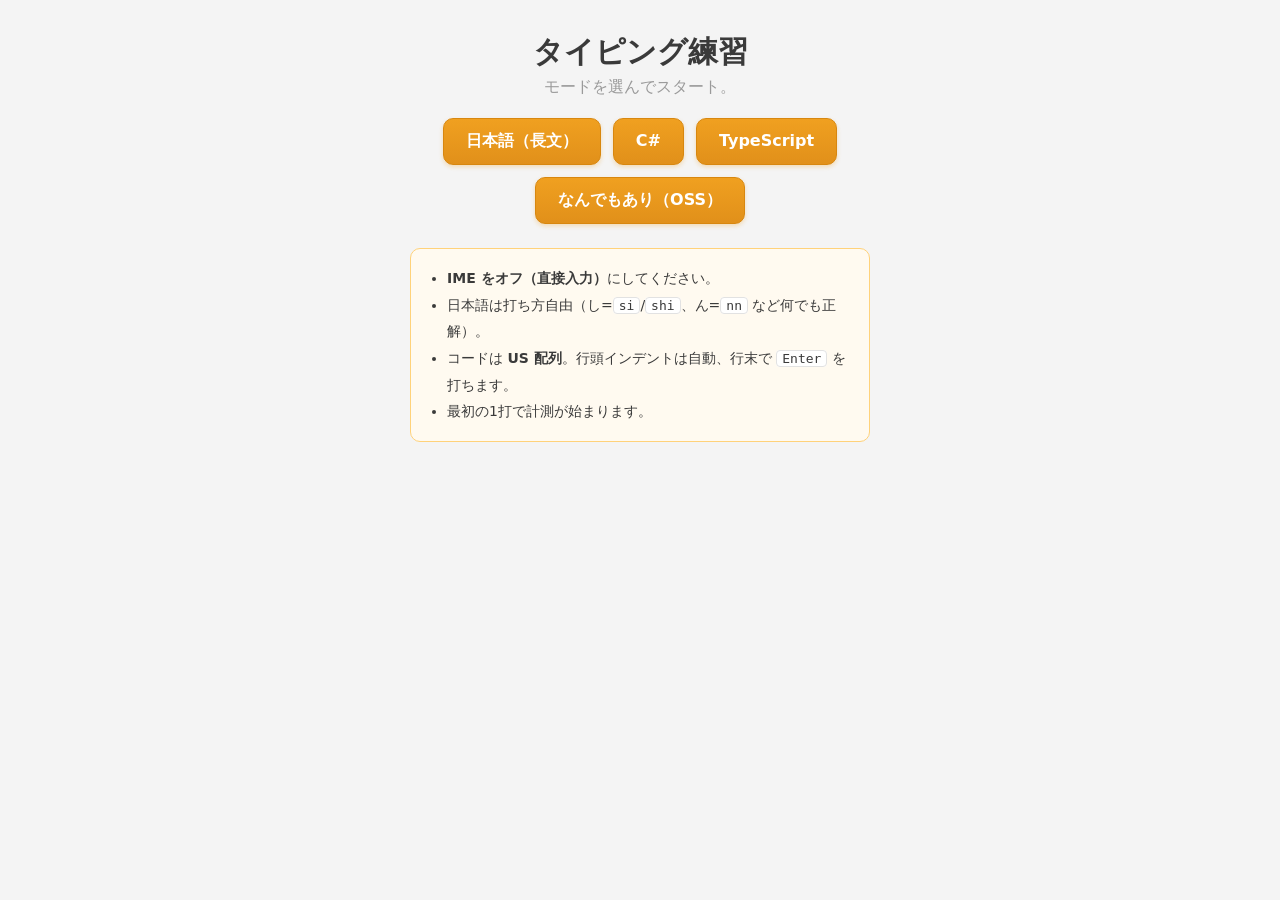
<file: index.html>
<!DOCTYPE html>
<html lang="ja">
<head>
  <meta charset="UTF-8">
  <meta name="viewport" content="width=device-width, initial-scale=1.0">
  <title>ee-typing</title>
  <link rel="stylesheet" href="css/styles.css">
</head>
<body>
  <main class="stage">
    <section class="screen is-active">
      <h1 class="start-title">タイピング練習</h1>
      <p class="start-lead">モードを選んでスタート。</p>
      <div class="mode-select">
        <a class="btn-mode" href="japanese/">日本語（長文）</a>
        <a class="btn-mode" href="program/c-sharp/">C#</a>
        <a class="btn-mode" href="program/typescript/">TypeScript</a>
        <a class="btn-mode" href="program/any/">なんでもあり（OSS）</a>
      </div>
      <ul class="start-notes">
        <li><strong>IME をオフ（直接入力）</strong>にしてください。</li>
        <li>日本語は打ち方自由（し=<code>si</code>/<code>shi</code>、ん=<code>nn</code> など何でも正解）。</li>
        <li>コードは <strong>US 配列</strong>。行頭インデントは自動、行末で <code>Enter</code> を打ちます。</li>
        <li>最初の1打で計測が始まります。</li>
      </ul>
    </section>
  </main>
</body>
</html>
</file>
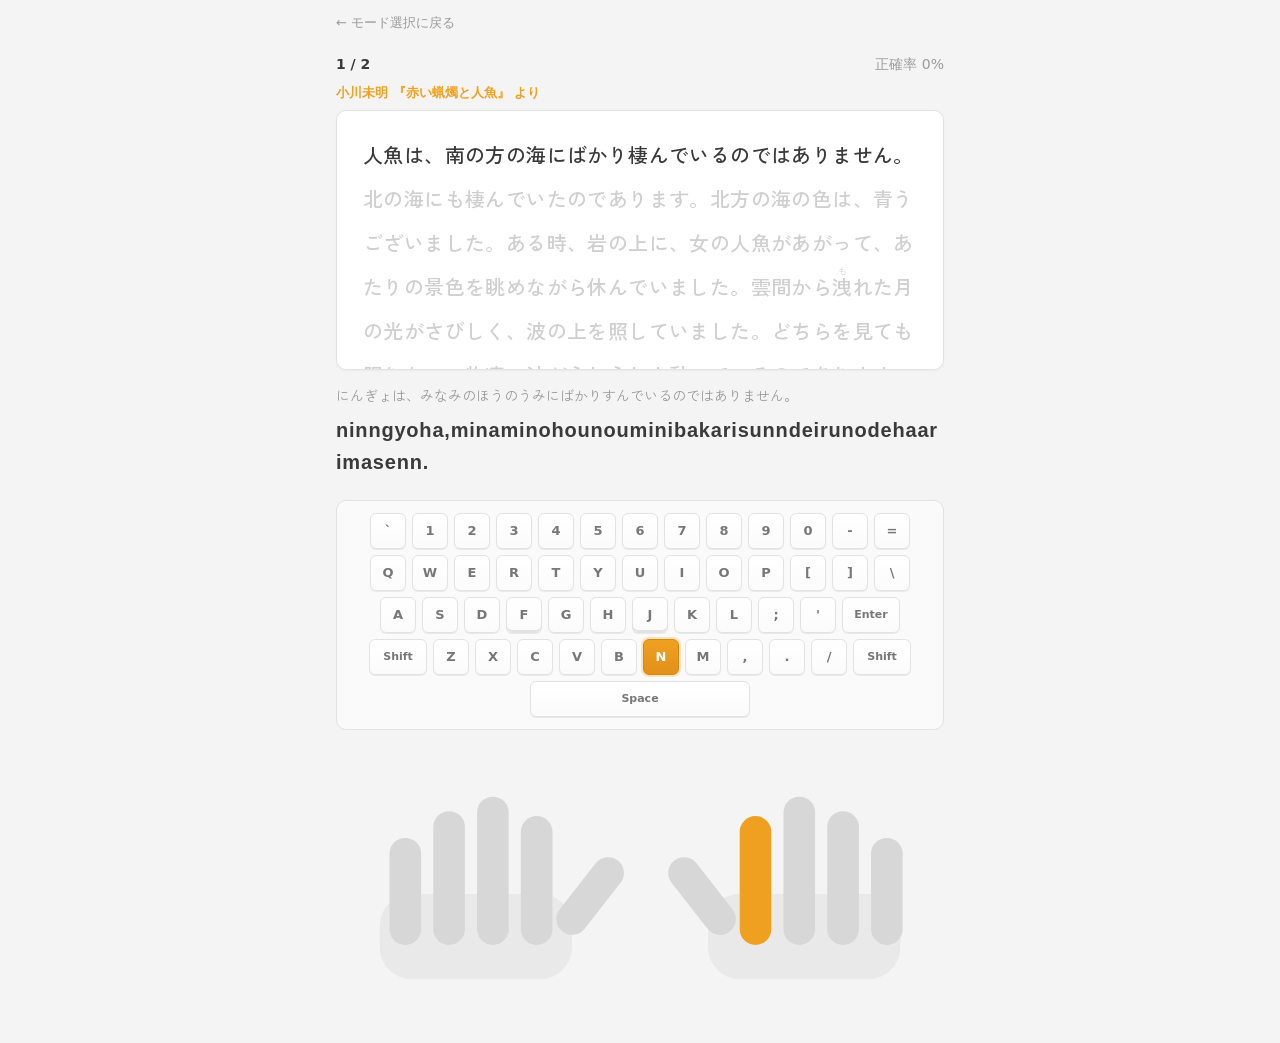
<file: japanese/index.html>
<!DOCTYPE html>
<html lang="ja">
<head>
  <meta charset="UTF-8">
  <meta name="viewport" content="width=device-width, initial-scale=1.0">
  <title>ee-typing — 日本語（長文）</title>
  <link rel="preconnect" href="https://fonts.googleapis.com">
  <link rel="preconnect" href="https://fonts.gstatic.com" crossorigin>
  <link rel="stylesheet" href="https://fonts.googleapis.com/css2?family=Zen+Kaku+Gothic+New:wght@400;500;700&display=swap">
  <link rel="stylesheet" href="../css/styles.css">
</head>
<body data-mode="romaji">
  <!-- ミス時の明転（白フラッシュ）用オーバーレイ -->
  <div id="flash" class="flash-overlay" aria-hidden="true"></div>

  <header class="site-header">
    <a class="site-home" href="../">← モード選択に戻る</a>
  </header>

  <main class="stage">
    <!-- ===== プレイ画面 ===== -->
    <section id="screen-play" class="screen is-active">
      <div class="play-bar">
        <span id="progress" class="progress">1 / 5</span>
        <span id="live-acc" class="live-acc">正確率 100%</span>
      </div>

      <!-- お題パネル（日本語ローマ字）。出典→本文枠→入力中の文 の3段で分離 -->
      <div id="jp-section">
        <p id="source" class="source"></p>
        <section id="board" class="board" aria-label="本文">
          <p id="display" class="display"></p>
        </section>
        <div class="typing-line" aria-label="入力中の文">
          <p id="reading" class="reading"></p>
          <p id="romaji" class="romaji">
            <span class="typed" id="romaji-typed"></span><span class="rest" id="romaji-rest"></span>
          </p>
        </div>
      </div>

      <!-- コードパネル（プログラミングモード） -->
      <section id="code-section" class="code-wrap" aria-label="コード" hidden>
        <p id="code-title" class="code-title"></p>
        <pre class="code-view"><code class="typed" id="code-typed"></code><code class="cursor" id="code-cursor"></code><code class="rest" id="code-rest"></code></pre>
      </section>

      <!-- キーボード -->
      <section class="keyboard-wrap" aria-label="キーボード">
        <div id="keyboard" class="keyboard"></div>
      </section>

      <!-- 両手 -->
      <section class="hands-wrap" aria-label="両手">
        <div id="hands"></div>
      </section>
    </section>

    <!-- ===== 結果画面 ===== -->
    <section id="screen-result" class="screen">
      <h2 class="result-title">結果</h2>
      <p id="result-lang" class="result-lang"></p>
      <div class="result-rank">
        <span class="rank-label">ランク</span>
        <span id="result-rank" class="rank-value">A</span>
      </div>
      <div id="result-reason" class="result-reason"></div>
      <div class="result-grid">
        <div class="stat"><span class="stat-num" id="result-score">0</span><span class="stat-cap">スコア</span></div>
        <div class="stat"><span class="stat-num" id="result-wpm">0</span><span class="stat-cap">WPM</span></div>
        <div class="stat"><span class="stat-num" id="result-kpm">0</span><span class="stat-cap">KPM</span></div>
        <div class="stat"><span class="stat-num" id="result-acc">0%</span><span class="stat-cap">正確率</span></div>
        <div class="stat"><span class="stat-num" id="result-correct">0</span><span class="stat-cap">正打数</span></div>
        <div class="stat"><span class="stat-num" id="result-miss">0</span><span class="stat-cap">ミス数</span></div>
      </div>
      <section id="history" class="history" aria-label="これまでの推移" hidden>
        <div class="history-head">
          <h3 class="history-title">これまでの推移</h3>
          <span id="history-note" class="history-note"></span>
        </div>
        <div id="history-grid" class="history-grid"></div>
      </section>
      <div id="key-better" class="key-note is-better" hidden>
        <p class="key-note-head">上達しているキー</p>
        <ul class="key-note-list"></ul>
        <p class="key-note-desc">直近 5 回より前に苦手なキー上位 5 に入っていたキーについて、それまでのミス率と直近 5 回のミス率を比べています。半分以下で「克服」、8 割以下で「下がっています」。</p>
      </div>
      <div id="key-worse" class="key-note is-worse" hidden>
        <p class="key-note-head">苦手になってきているキー</p>
        <ul class="key-note-list"></ul>
        <p class="key-note-desc">それまでのミス率と直近 5 回のミス率を比べ、1.5 倍以上で、直近のミス率が 3% 以上のキー。</p>
      </div>
      <div class="weak-wrap">
        <div class="weak-col">
          <h3 class="weak-head">今回の苦手なキー</h3>
          <ul id="weak-keys" class="weak-list"></ul>
        </div>
        <div class="weak-col">
          <h3 class="weak-head">累計の苦手なキー <span class="weak-sub">ミス率</span></h3>
          <ul id="cum-keys" class="weak-list"></ul>
        </div>
      </div>
      <div class="finger-row">
        <h3 class="weak-head">今回の苦手な指</h3>
        <ul id="weak-fingers" class="finger-list"></ul>
      </div>
      <button id="btn-retry" class="btn-primary" type="button">もう一度（または Space / Enter）</button>
    </section>
  </main>

  <script type="module" src="../js/main.js"></script>
</body>
</html>
</file>
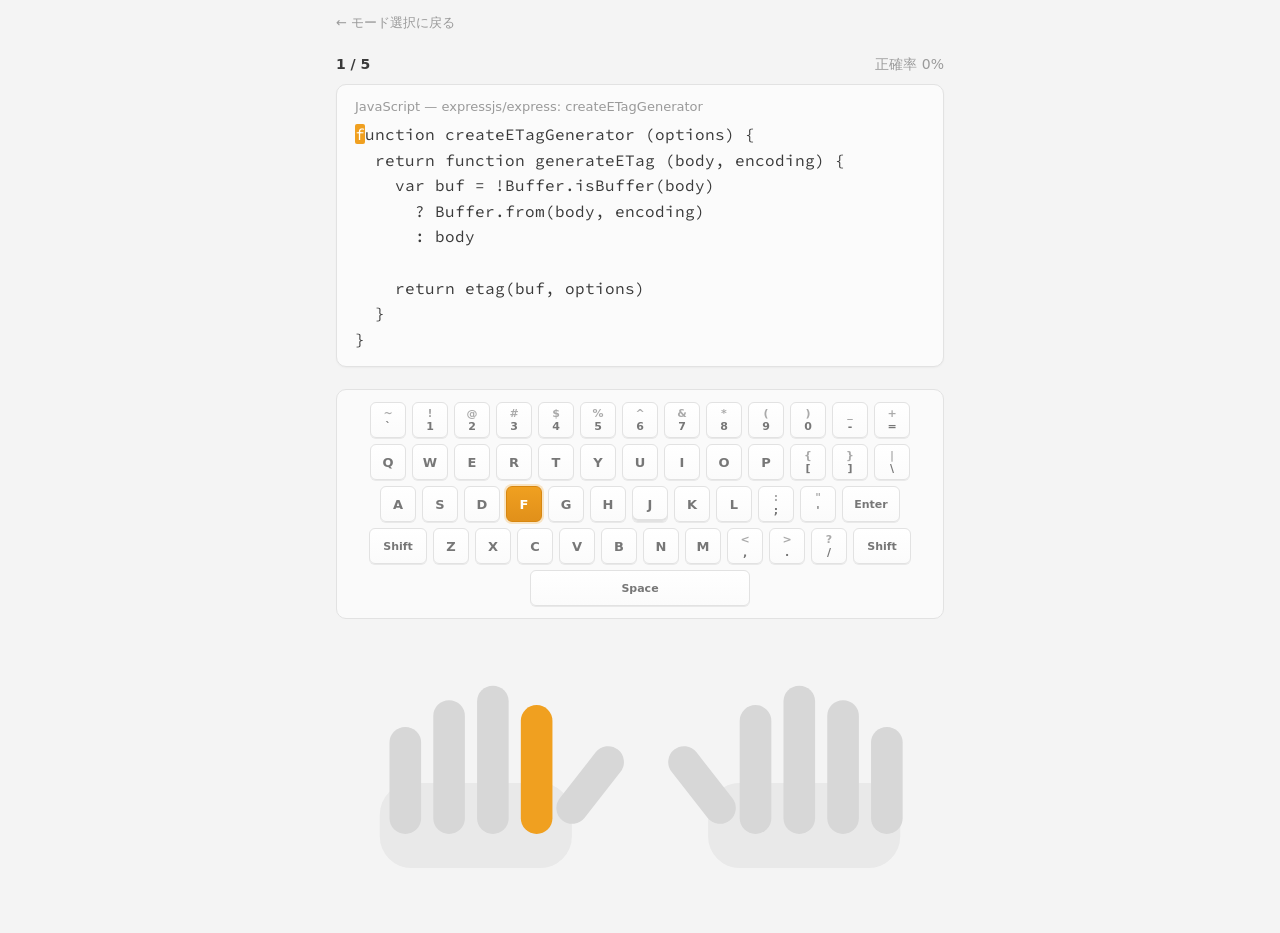
<file: program/any/index.html>
<!DOCTYPE html>
<html lang="ja">
<head>
  <meta charset="UTF-8">
  <meta name="viewport" content="width=device-width, initial-scale=1.0">
  <title>ee-typing — なんでもあり（OSS）</title>
  <link rel="preconnect" href="https://fonts.googleapis.com">
  <link rel="preconnect" href="https://fonts.gstatic.com" crossorigin>
  <link rel="stylesheet" href="https://fonts.googleapis.com/css2?family=Source+Code+Pro:wght@400;600&display=swap">
  <link rel="stylesheet" href="../../css/styles.css">
</head>
<body data-mode="code" data-lang="any">
  <!-- ミス時の明転（白フラッシュ）用オーバーレイ -->
  <div id="flash" class="flash-overlay" aria-hidden="true"></div>

  <header class="site-header">
    <a class="site-home" href="../../">← モード選択に戻る</a>
  </header>

  <main class="stage">
    <!-- ===== プレイ画面 ===== -->
    <section id="screen-play" class="screen is-active">
      <div class="play-bar">
        <span id="progress" class="progress">1 / 5</span>
        <span id="live-acc" class="live-acc">正確率 100%</span>
      </div>

      <!-- お題パネル（日本語ローマ字）。出典→本文枠→入力中の文 の3段で分離 -->
      <div id="jp-section" hidden>
        <p id="source" class="source"></p>
        <section id="board" class="board" aria-label="本文">
          <p id="display" class="display"></p>
        </section>
        <div class="typing-line" aria-label="入力中の文">
          <p id="reading" class="reading"></p>
          <p id="romaji" class="romaji">
            <span class="typed" id="romaji-typed"></span><span class="rest" id="romaji-rest"></span>
          </p>
        </div>
      </div>

      <!-- コードパネル（プログラミングモード） -->
      <section id="code-section" class="code-wrap" aria-label="コード">
        <p id="code-title" class="code-title"></p>
        <pre class="code-view"><code class="typed" id="code-typed"></code><code class="cursor" id="code-cursor"></code><code class="rest" id="code-rest"></code></pre>
      </section>

      <!-- キーボード -->
      <section class="keyboard-wrap" aria-label="キーボード">
        <div id="keyboard" class="keyboard"></div>
      </section>

      <!-- 両手 -->
      <section class="hands-wrap" aria-label="両手">
        <div id="hands"></div>
      </section>
    </section>

    <!-- ===== 結果画面 ===== -->
    <section id="screen-result" class="screen">
      <h2 class="result-title">結果</h2>
      <p id="result-lang" class="result-lang"></p>
      <div class="result-rank">
        <span class="rank-label">ランク</span>
        <span id="result-rank" class="rank-value">A</span>
      </div>
      <div id="result-reason" class="result-reason"></div>
      <div class="result-grid">
        <div class="stat"><span class="stat-num" id="result-score">0</span><span class="stat-cap">スコア</span></div>
        <div class="stat"><span class="stat-num" id="result-wpm">0</span><span class="stat-cap">WPM</span></div>
        <div class="stat"><span class="stat-num" id="result-kpm">0</span><span class="stat-cap">KPM</span></div>
        <div class="stat"><span class="stat-num" id="result-acc">0%</span><span class="stat-cap">正確率</span></div>
        <div class="stat"><span class="stat-num" id="result-correct">0</span><span class="stat-cap">正打数</span></div>
        <div class="stat"><span class="stat-num" id="result-miss">0</span><span class="stat-cap">ミス数</span></div>
      </div>
      <section id="history" class="history" aria-label="これまでの推移" hidden>
        <div class="history-head">
          <h3 class="history-title">これまでの推移</h3>
          <span id="history-note" class="history-note"></span>
        </div>
        <div id="history-grid" class="history-grid"></div>
      </section>
      <div id="key-better" class="key-note is-better" hidden>
        <p class="key-note-head">上達しているキー</p>
        <ul class="key-note-list"></ul>
        <p class="key-note-desc">直近 5 回より前に苦手なキー上位 5 に入っていたキーについて、それまでのミス率と直近 5 回のミス率を比べています。半分以下で「克服」、8 割以下で「下がっています」。</p>
      </div>
      <div id="key-worse" class="key-note is-worse" hidden>
        <p class="key-note-head">苦手になってきているキー</p>
        <ul class="key-note-list"></ul>
        <p class="key-note-desc">それまでのミス率と直近 5 回のミス率を比べ、1.5 倍以上で、直近のミス率が 3% 以上のキー。</p>
      </div>
      <div class="weak-wrap">
        <div class="weak-col">
          <h3 class="weak-head">今回の苦手なキー</h3>
          <ul id="weak-keys" class="weak-list"></ul>
        </div>
        <div class="weak-col">
          <h3 class="weak-head">累計の苦手なキー <span class="weak-sub">ミス率</span></h3>
          <ul id="cum-keys" class="weak-list"></ul>
        </div>
      </div>
      <div class="finger-row">
        <h3 class="weak-head">今回の苦手な指</h3>
        <ul id="weak-fingers" class="finger-list"></ul>
      </div>
      <button id="btn-retry" class="btn-primary" type="button">もう一度（または Space / Enter）</button>
    </section>
  </main>

  <script type="module" src="../../js/main.js"></script>
</body>
</html>
</file>
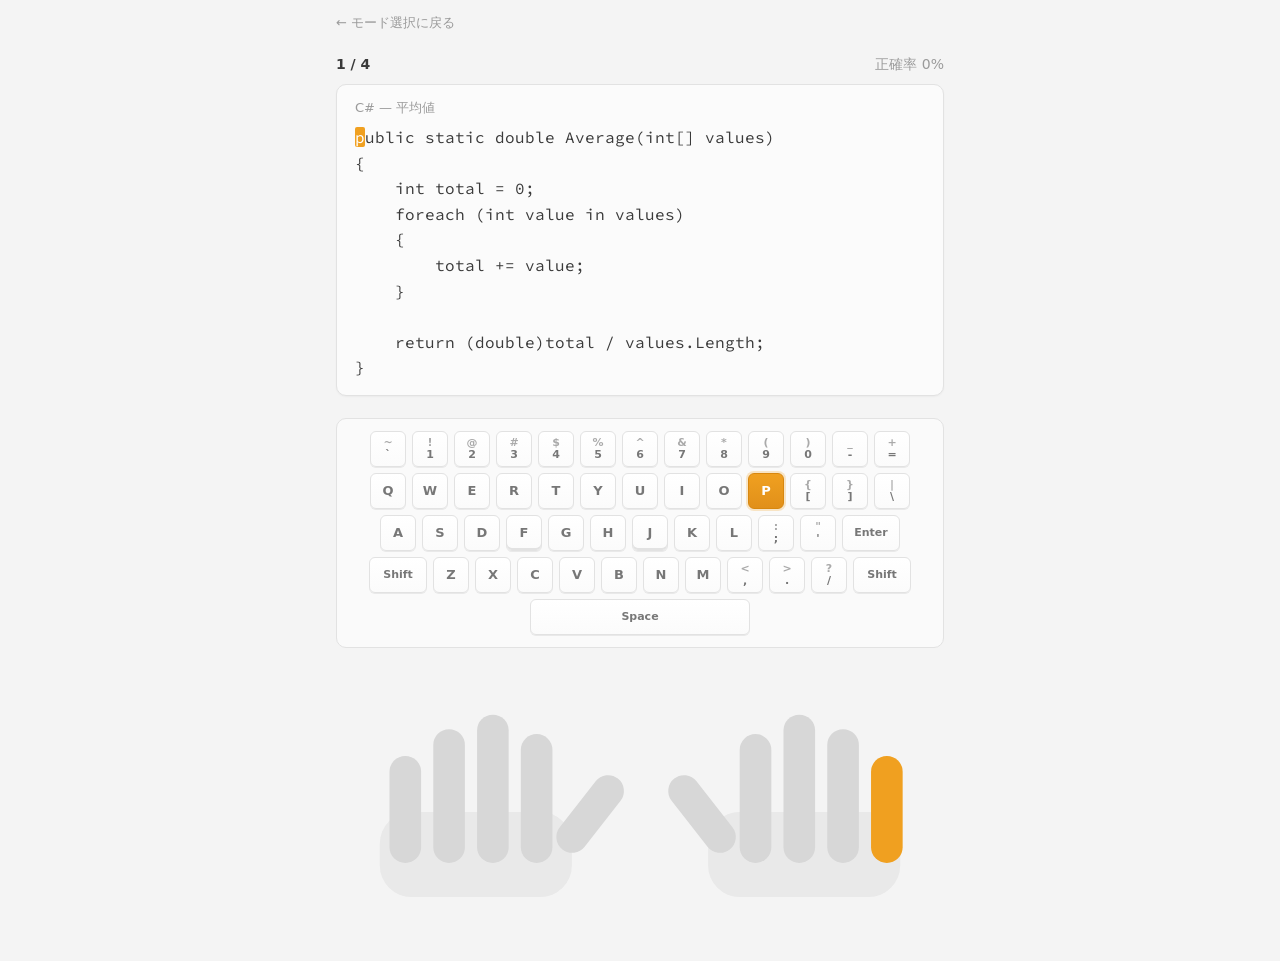
<file: program/c-sharp/index.html>
<!DOCTYPE html>
<html lang="ja">
<head>
  <meta charset="UTF-8">
  <meta name="viewport" content="width=device-width, initial-scale=1.0">
  <title>ee-typing — C#</title>
  <link rel="preconnect" href="https://fonts.googleapis.com">
  <link rel="preconnect" href="https://fonts.gstatic.com" crossorigin>
  <link rel="stylesheet" href="https://fonts.googleapis.com/css2?family=Source+Code+Pro:wght@400;600&display=swap">
  <link rel="stylesheet" href="../../css/styles.css">
</head>
<body data-mode="code" data-lang="csharp">
  <!-- ミス時の明転（白フラッシュ）用オーバーレイ -->
  <div id="flash" class="flash-overlay" aria-hidden="true"></div>

  <header class="site-header">
    <a class="site-home" href="../../">← モード選択に戻る</a>
  </header>

  <main class="stage">
    <!-- ===== プレイ画面 ===== -->
    <section id="screen-play" class="screen is-active">
      <div class="play-bar">
        <span id="progress" class="progress">1 / 5</span>
        <span id="live-acc" class="live-acc">正確率 100%</span>
      </div>

      <!-- お題パネル（日本語ローマ字）。出典→本文枠→入力中の文 の3段で分離 -->
      <div id="jp-section" hidden>
        <p id="source" class="source"></p>
        <section id="board" class="board" aria-label="本文">
          <p id="display" class="display"></p>
        </section>
        <div class="typing-line" aria-label="入力中の文">
          <p id="reading" class="reading"></p>
          <p id="romaji" class="romaji">
            <span class="typed" id="romaji-typed"></span><span class="rest" id="romaji-rest"></span>
          </p>
        </div>
      </div>

      <!-- コードパネル（プログラミングモード） -->
      <section id="code-section" class="code-wrap" aria-label="コード">
        <p id="code-title" class="code-title"></p>
        <pre class="code-view"><code class="typed" id="code-typed"></code><code class="cursor" id="code-cursor"></code><code class="rest" id="code-rest"></code></pre>
      </section>

      <!-- キーボード -->
      <section class="keyboard-wrap" aria-label="キーボード">
        <div id="keyboard" class="keyboard"></div>
      </section>

      <!-- 両手 -->
      <section class="hands-wrap" aria-label="両手">
        <div id="hands"></div>
      </section>
    </section>

    <!-- ===== 結果画面 ===== -->
    <section id="screen-result" class="screen">
      <h2 class="result-title">結果</h2>
      <p id="result-lang" class="result-lang"></p>
      <div class="result-rank">
        <span class="rank-label">ランク</span>
        <span id="result-rank" class="rank-value">A</span>
      </div>
      <div id="result-reason" class="result-reason"></div>
      <div class="result-grid">
        <div class="stat"><span class="stat-num" id="result-score">0</span><span class="stat-cap">スコア</span></div>
        <div class="stat"><span class="stat-num" id="result-wpm">0</span><span class="stat-cap">WPM</span></div>
        <div class="stat"><span class="stat-num" id="result-kpm">0</span><span class="stat-cap">KPM</span></div>
        <div class="stat"><span class="stat-num" id="result-acc">0%</span><span class="stat-cap">正確率</span></div>
        <div class="stat"><span class="stat-num" id="result-correct">0</span><span class="stat-cap">正打数</span></div>
        <div class="stat"><span class="stat-num" id="result-miss">0</span><span class="stat-cap">ミス数</span></div>
      </div>
      <section id="history" class="history" aria-label="これまでの推移" hidden>
        <div class="history-head">
          <h3 class="history-title">これまでの推移</h3>
          <span id="history-note" class="history-note"></span>
        </div>
        <div id="history-grid" class="history-grid"></div>
      </section>
      <div id="key-better" class="key-note is-better" hidden>
        <p class="key-note-head">上達しているキー</p>
        <ul class="key-note-list"></ul>
        <p class="key-note-desc">直近 5 回より前に苦手なキー上位 5 に入っていたキーについて、それまでのミス率と直近 5 回のミス率を比べています。半分以下で「克服」、8 割以下で「下がっています」。</p>
      </div>
      <div id="key-worse" class="key-note is-worse" hidden>
        <p class="key-note-head">苦手になってきているキー</p>
        <ul class="key-note-list"></ul>
        <p class="key-note-desc">それまでのミス率と直近 5 回のミス率を比べ、1.5 倍以上で、直近のミス率が 3% 以上のキー。</p>
      </div>
      <div class="weak-wrap">
        <div class="weak-col">
          <h3 class="weak-head">今回の苦手なキー</h3>
          <ul id="weak-keys" class="weak-list"></ul>
        </div>
        <div class="weak-col">
          <h3 class="weak-head">累計の苦手なキー <span class="weak-sub">ミス率</span></h3>
          <ul id="cum-keys" class="weak-list"></ul>
        </div>
      </div>
      <div class="finger-row">
        <h3 class="weak-head">今回の苦手な指</h3>
        <ul id="weak-fingers" class="finger-list"></ul>
      </div>
      <button id="btn-retry" class="btn-primary" type="button">もう一度（または Space / Enter）</button>
    </section>
  </main>

  <script type="module" src="../../js/main.js"></script>
</body>
</html>
</file>
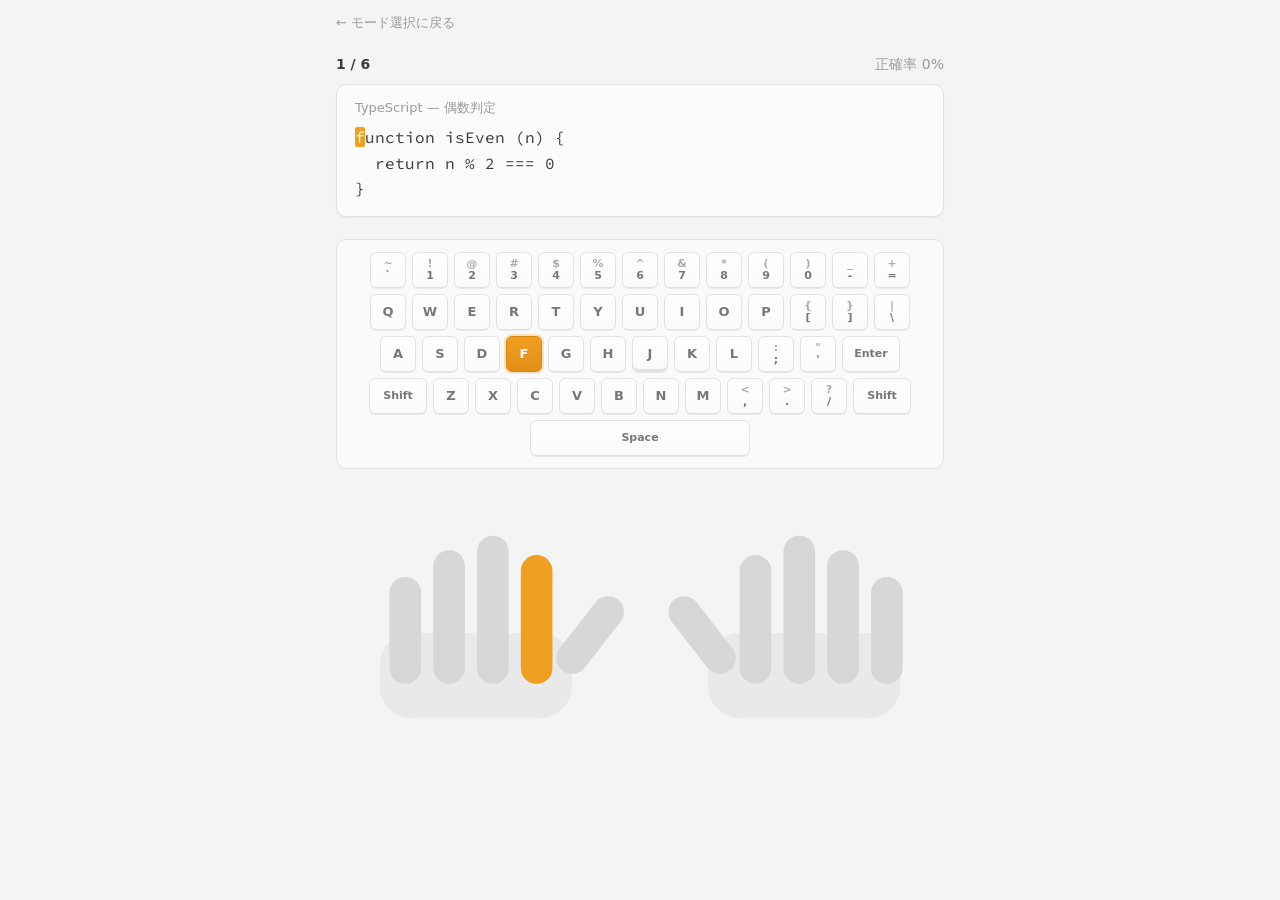
<file: program/typescript/index.html>
<!DOCTYPE html>
<html lang="ja">
<head>
  <meta charset="UTF-8">
  <meta name="viewport" content="width=device-width, initial-scale=1.0">
  <title>ee-typing — TypeScript</title>
  <link rel="preconnect" href="https://fonts.googleapis.com">
  <link rel="preconnect" href="https://fonts.gstatic.com" crossorigin>
  <link rel="stylesheet" href="https://fonts.googleapis.com/css2?family=Source+Code+Pro:wght@400;600&display=swap">
  <link rel="stylesheet" href="../../css/styles.css">
</head>
<body data-mode="code" data-lang="typescript">
  <!-- ミス時の明転（白フラッシュ）用オーバーレイ -->
  <div id="flash" class="flash-overlay" aria-hidden="true"></div>

  <header class="site-header">
    <a class="site-home" href="../../">← モード選択に戻る</a>
  </header>

  <main class="stage">
    <!-- ===== プレイ画面 ===== -->
    <section id="screen-play" class="screen is-active">
      <div class="play-bar">
        <span id="progress" class="progress">1 / 5</span>
        <span id="live-acc" class="live-acc">正確率 100%</span>
      </div>

      <!-- お題パネル（日本語ローマ字）。出典→本文枠→入力中の文 の3段で分離 -->
      <div id="jp-section" hidden>
        <p id="source" class="source"></p>
        <section id="board" class="board" aria-label="本文">
          <p id="display" class="display"></p>
        </section>
        <div class="typing-line" aria-label="入力中の文">
          <p id="reading" class="reading"></p>
          <p id="romaji" class="romaji">
            <span class="typed" id="romaji-typed"></span><span class="rest" id="romaji-rest"></span>
          </p>
        </div>
      </div>

      <!-- コードパネル（プログラミングモード） -->
      <section id="code-section" class="code-wrap" aria-label="コード">
        <p id="code-title" class="code-title"></p>
        <pre class="code-view"><code class="typed" id="code-typed"></code><code class="cursor" id="code-cursor"></code><code class="rest" id="code-rest"></code></pre>
      </section>

      <!-- キーボード -->
      <section class="keyboard-wrap" aria-label="キーボード">
        <div id="keyboard" class="keyboard"></div>
      </section>

      <!-- 両手 -->
      <section class="hands-wrap" aria-label="両手">
        <div id="hands"></div>
      </section>
    </section>

    <!-- ===== 結果画面 ===== -->
    <section id="screen-result" class="screen">
      <h2 class="result-title">結果</h2>
      <p id="result-lang" class="result-lang"></p>
      <div class="result-rank">
        <span class="rank-label">ランク</span>
        <span id="result-rank" class="rank-value">A</span>
      </div>
      <div id="result-reason" class="result-reason"></div>
      <div class="result-grid">
        <div class="stat"><span class="stat-num" id="result-score">0</span><span class="stat-cap">スコア</span></div>
        <div class="stat"><span class="stat-num" id="result-wpm">0</span><span class="stat-cap">WPM</span></div>
        <div class="stat"><span class="stat-num" id="result-kpm">0</span><span class="stat-cap">KPM</span></div>
        <div class="stat"><span class="stat-num" id="result-acc">0%</span><span class="stat-cap">正確率</span></div>
        <div class="stat"><span class="stat-num" id="result-correct">0</span><span class="stat-cap">正打数</span></div>
        <div class="stat"><span class="stat-num" id="result-miss">0</span><span class="stat-cap">ミス数</span></div>
      </div>
      <section id="history" class="history" aria-label="これまでの推移" hidden>
        <div class="history-head">
          <h3 class="history-title">これまでの推移</h3>
          <span id="history-note" class="history-note"></span>
        </div>
        <div id="history-grid" class="history-grid"></div>
      </section>
      <div id="key-better" class="key-note is-better" hidden>
        <p class="key-note-head">上達しているキー</p>
        <ul class="key-note-list"></ul>
        <p class="key-note-desc">直近 5 回より前に苦手なキー上位 5 に入っていたキーについて、それまでのミス率と直近 5 回のミス率を比べています。半分以下で「克服」、8 割以下で「下がっています」。</p>
      </div>
      <div id="key-worse" class="key-note is-worse" hidden>
        <p class="key-note-head">苦手になってきているキー</p>
        <ul class="key-note-list"></ul>
        <p class="key-note-desc">それまでのミス率と直近 5 回のミス率を比べ、1.5 倍以上で、直近のミス率が 3% 以上のキー。</p>
      </div>
      <div class="weak-wrap">
        <div class="weak-col">
          <h3 class="weak-head">今回の苦手なキー</h3>
          <ul id="weak-keys" class="weak-list"></ul>
        </div>
        <div class="weak-col">
          <h3 class="weak-head">累計の苦手なキー <span class="weak-sub">ミス率</span></h3>
          <ul id="cum-keys" class="weak-list"></ul>
        </div>
      </div>
      <div class="finger-row">
        <h3 class="weak-head">今回の苦手な指</h3>
        <ul id="weak-fingers" class="finger-list"></ul>
      </div>
      <button id="btn-retry" class="btn-primary" type="button">もう一度（または Space / Enter）</button>
    </section>
  </main>

  <script type="module" src="../../js/main.js"></script>
</body>
</html>
</file>
<file: css/styles.css>
:root {
  --orange: #f0a020;
  --orange-soft: #ffd27a;
  --ink: #3a3a3a;
  --ink-soft: #9a9a9a;
  --line: #e2e2e2;
  --key-face: #fbfbfb;
  --key-top: #ffffff;
  --bg: #ffffff;
  --panel: #ffffff;
  --good: #1f6b35;
  --good-soft: #f2faf4;
  --good-line: #b7dfc0;
  --warn: #8a5a00;
  --warn-soft: #fff8ea;
  --warn-line: #ecd09a;
}

* { box-sizing: border-box; }

html, body {
  margin: 0;
  height: 100%;
  background: #f4f4f4;
  font-family: "Hiragino Kaku Gothic ProN", "Yu Gothic", Meiryo, system-ui, sans-serif;
  color: var(--ink);
}

/* 日本語モードの問題文（本文と読み） */
.display,
.reading {
  font-family: "Zen Kaku Gothic New", "Hiragino Kaku Gothic ProN", "Yu Gothic", Meiryo, sans-serif;
}

.site-header {
  max-width: 640px;
  margin: 0 auto;
  padding: 12px 16px 0;
}
.site-home {
  font-size: 13px;
  color: var(--ink-soft);
  text-decoration: none;
}
.site-home:hover { color: var(--orange); }

.stage {
  max-width: 640px;
  margin: 0 auto;
  padding: 24px 16px 40px;
}

/* ===== お題パネル ===== */
.board {
  background: var(--panel);
  border: 1px solid var(--line);
  border-radius: 10px;
  padding: 22px 26px;
  box-shadow: 0 1px 2px rgba(0, 0, 0, 0.04);
  max-height: 260px; /* 本文は約5行まで。超過分はパネル内スクロール（現在文へ自動追従） */
  overflow-y: auto;
}
.source {
  margin: 0 0 8px;
  font-size: 13px;
  font-weight: 600;
  color: var(--orange);
}
.display {
  margin: 0;
  font-size: 20px;
  font-weight: 500;
  letter-spacing: 0.02em;
  line-height: 2.2; /* ルビの分の高さ */
}
.display .s-cur { color: var(--ink); }   /* 今タイプしている文（黒） */
.display .s-dim { color: #cfcfcf; }      /* それ以外の文（淡いグレー） */
.display rt {
  font-size: 0.5em;
  font-weight: 400;
  letter-spacing: 0;
  color: var(--ink-soft);
}
.display .s-dim rt { color: #dcdcdc; }
/* 入力中の文（本文枠の下）。長い1文でもキーボードが収まるよう高さ上限＋スクロール */
.typing-line {
  margin-top: 14px;
  max-height: 30vh;
  overflow-y: auto;
}
.reading {
  margin: 0;
  font-size: 14px;
  color: var(--ink-soft);
  line-height: 1.7;
  word-break: break-all; /* かなも文字単位で折り返す */
}
.romaji {
  margin: 6px 0 0;
  font-size: 20px;
  font-weight: 700;
  letter-spacing: 0.04em;
  font-family: "Arial", "Helvetica Neue", sans-serif;
  line-height: 1.6;
  word-break: break-all; /* 英単語ではないので、入りきらなくなった文字で折り返す */
}
.romaji .typed { color: var(--orange); }
.romaji .rest  { color: var(--ink); }
/* 次に打つ1文字を強調（任意のアクセント） */
.romaji .cursor {
  color: var(--orange);
  border-bottom: 3px solid var(--orange);
}

/* ===== キーボード ===== */
.keyboard-wrap { margin-top: 22px; }
.keyboard {
  background: #fafafa;
  border: 1px solid var(--line);
  border-radius: 10px;
  padding: 12px 10px;
}
.kb-row {
  display: flex;
  justify-content: center;
  gap: 6px;
  margin-bottom: 6px;
}
.kb-row:last-child { margin-bottom: 0; }
/* 段ごとに少しずらして実キーボードっぽく */
.kb-row:nth-child(2) { padding-left: 16px; }
.kb-row:nth-child(3) { padding-left: 26px; }
.kb-row:nth-child(4) { padding-left: 40px; }

.kb-key {
  width: 36px;
  height: 36px;
  display: flex;
  align-items: center;
  justify-content: center;
  font-size: 13px;
  font-weight: 600;
  color: #777;
  background: linear-gradient(#ffffff, var(--key-face));
  border: 1px solid var(--line);
  border-radius: 6px;
  box-shadow: 0 1px 0 #e9e9e9;
  user-select: none;
}
.kb-key.is-home { box-shadow: 0 1px 0 #e9e9e9, inset 0 -2px 0 var(--line); }
.kb-key.is-home::after {
  content: "";
  position: relative;
  /* ホームポジションの突起 */
}
/* 次に打つキー */
.kb-key.is-next {
  background: linear-gradient(var(--orange), #e1901a);
  color: #fff;
  border-color: #d8870f;
  box-shadow: 0 0 0 2px rgba(240, 160, 32, 0.25);
}

/* US 配列: 段ごとのズレは無効化し、幅広キーで自然に揃える */
.keyboard.is-us .kb-row { padding-left: 0; }
/* 2段ラベルのキー（上=シフト記号 / 下=非シフト文字） */
.kb-key.has-shift {
  flex-direction: column;
  gap: 1px;
  font-size: 11px;
  line-height: 1.05;
}
.kb-key .kb-shift { color: #aaa; }
.kb-key .kb-base { color: #777; }
.kb-key.is-next .kb-shift,
.kb-key.is-next .kb-base { color: #fff; }
/* 幅広キー（Shift / Enter / Space） */
.kb-key.is-wide {
  width: auto;
  min-width: 58px;
  padding: 0 10px;
  font-size: 11px;
}
.keyboard.is-us .kb-row:last-child .kb-key.is-wide { min-width: 220px; }

/* ===== コードパネル（プログラミングモード） ===== */
.code-wrap {
  background: #fbfbfb;
  border: 1px solid var(--line);
  border-radius: 10px;
  padding: 14px 18px;
  box-shadow: 0 1px 2px rgba(0, 0, 0, 0.04);
}
.code-title {
  margin: 0 0 8px;
  font-size: 13px;
  color: var(--ink-soft);
}
.code-view {
  margin: 0;
  max-height: 320px;
  overflow: auto;
  font-family: "Source Code Pro", "SFMono-Regular", Consolas, "Liberation Mono", Menlo, monospace;
  font-size: 16px;
  line-height: 1.6;
  white-space: pre;
  tab-size: 4;
}
.code-view code { font-family: inherit; } /* UA の code { font-family: monospace } を打ち消す */
.code-view .typed { color: #bdbdbd; }
.code-view .rest { color: var(--ink); }
.code-view .cursor {
  background: var(--orange);
  color: #fff;
  border-radius: 2px;
}

/* ===== 両手 ===== */
.hands-wrap { margin-top: 18px; }
.hands-svg { width: 100%; height: auto; display: block; }
.hands-svg .palm {
  fill: #e9e9e9;
}
.hands-svg .finger {
  fill: #d7d7d7;
  transition: fill 0.08s ease;
}
.hands-svg .finger.is-active {
  fill: var(--orange);
}

/* ===== 画面切り替え ===== */
.screen { display: none; }
.screen.is-active { display: block; }

/* ===== 共通ボタン ===== */
.btn-primary {
  display: block;
  margin: 28px auto 0;
  font-size: 16px;
  font-weight: 600;
  padding: 12px 28px;
  border-radius: 10px;
  border: 1px solid #d8870f;
  background: linear-gradient(var(--orange), #e1901a);
  color: #fff;
  cursor: pointer;
  box-shadow: 0 2px 4px rgba(240, 160, 32, 0.3);
}
.btn-primary:hover { filter: brightness(1.05); }
.btn-primary:active { transform: translateY(1px); }

/* ===== スタート画面 ===== */
.start-title {
  margin: 8px 0 4px;
  font-size: 30px;
  font-weight: 700;
  text-align: center;
  color: var(--ink);
}
.start-lead {
  margin: 0 0 20px;
  text-align: center;
  color: var(--ink-soft);
}
.start-notes {
  max-width: 460px;
  margin: 0 auto;
  padding: 16px 20px 16px 36px;
  background: #fffaf0;
  border: 1px solid var(--orange-soft);
  border-radius: 10px;
  color: var(--ink);
  font-size: 14px;
  line-height: 1.9;
}
.start-notes code {
  background: #fff;
  border: 1px solid var(--line);
  border-radius: 4px;
  padding: 0 5px;
  font-size: 13px;
}

/* ===== スタート画面: モード選択 ===== */
.mode-select {
  display: flex;
  flex-wrap: wrap;
  justify-content: center;
  gap: 12px;
  margin: 0 auto 24px;
}
.btn-mode {
  display: inline-block;
  font-size: 16px;
  font-weight: 600;
  padding: 12px 22px;
  border-radius: 10px;
  border: 1px solid #d8870f;
  background: linear-gradient(var(--orange), #e1901a);
  color: #fff;
  text-decoration: none;
  cursor: pointer;
  box-shadow: 0 2px 4px rgba(240, 160, 32, 0.3);
}
.btn-mode:hover { filter: brightness(1.05); }
.btn-mode:active { transform: translateY(1px); }

/* ===== 結果画面: 言語ラベル ===== */
.result-lang {
  margin: 0 0 10px;
  text-align: center;
  font-size: 14px;
  font-weight: 600;
  color: var(--ink-soft);
}

/* ===== プレイ画面の上部バー ===== */
.play-bar {
  display: flex;
  justify-content: space-between;
  align-items: baseline;
  margin-bottom: 10px;
  font-size: 14px;
  color: var(--ink-soft);
}
.progress { font-weight: 600; color: var(--ink); }

/* ===== 結果画面 ===== */
.result-title {
  margin: 4px 0 16px;
  text-align: center;
  font-size: 24px;
}
.result-rank {
  text-align: center;
  margin-bottom: 18px;
}
.rank-label {
  display: block;
  font-size: 13px;
  color: var(--ink-soft);
}
.rank-value {
  display: inline-block;
  font-size: 72px;
  font-weight: 800;
  line-height: 1.1;
  color: var(--orange);
}
.result-reason {
  margin: -8px 0 18px;
  text-align: center;
  font-size: 13px;
  line-height: 1.6;
  color: var(--ink);
}
.result-reason p { margin: 0; }
.result-reason p:first-child { color: var(--ink-soft); }
.result-grid {
  display: grid;
  grid-template-columns: repeat(3, 1fr);
  gap: 10px;
  margin-bottom: 22px;
}
.stat {
  background: #fafafa;
  border: 1px solid var(--line);
  border-radius: 10px;
  padding: 14px 8px;
  text-align: center;
}
.stat-num {
  display: block;
  font-size: 26px;
  font-weight: 700;
  color: var(--ink);
}
.stat-cap {
  display: block;
  margin-top: 2px;
  font-size: 12px;
  color: var(--ink-soft);
}
.weak-wrap {
  display: grid;
  grid-template-columns: 1fr 1fr;
  gap: 16px;
}
.weak-head {
  margin: 0 0 8px;
  font-size: 14px;
  color: var(--ink);
}
.weak-list {
  list-style: none;
  margin: 0;
  padding: 0;
}
.weak-list li {
  display: flex;
  justify-content: space-between;
  padding: 6px 10px;
  border-bottom: 1px solid var(--line);
  font-size: 14px;
}
.weak-name { font-weight: 600; }
.weak-finger {
  display: inline-block;
  margin-left: 6px;
  padding: 0 6px;
  border: 1px solid var(--line);
  border-radius: 4px;
  font-size: 12px;
  font-weight: 400;
  line-height: 1.5;
  color: var(--ink-soft);
}

/* ===== 結果画面: これまでの推移 ===== */
.history { margin: 0 0 22px; }
.history-head {
  display: flex;
  justify-content: space-between;
  align-items: baseline;
  margin: 0 0 8px;
}
.history-title { margin: 0; font-size: 14px; color: var(--ink); }
.history-note { font-size: 12px; color: var(--ink-soft); }
.history-grid {
  display: grid;
  grid-template-columns: repeat(3, 1fr);
  gap: 10px;
}
.chart {
  position: relative;
  border: 1px solid var(--line);
  border-radius: 10px;
  padding: 10px 12px 6px;
}
.chart-head {
  display: flex;
  flex-wrap: wrap;
  gap: 0 6px;
  justify-content: space-between;
  align-items: baseline;
  font-size: 12px;
  color: var(--ink-soft);
}
.chart-now { font-size: 16px; font-weight: 700; color: var(--ink); }
.chart-delta { margin-left: 6px; font-size: 12px; font-weight: 600; color: var(--ink-soft); }
.chart svg { display: block; width: 100%; height: auto; overflow: visible; }
.chart .grid { stroke: var(--line); stroke-width: 1; }
.chart .axis-text { font-size: 10px; fill: var(--ink-soft); }
.chart .line { fill: none; stroke: var(--orange); stroke-width: 2; stroke-linejoin: round; stroke-linecap: round; }
.chart .area { fill: var(--orange); opacity: 0.1; }
.chart .now-dot,
.chart .hover-dot { fill: var(--orange); stroke: #fff; stroke-width: 2; }
.chart .hover-line { stroke: var(--ink-soft); stroke-width: 1; }
.tip {
  position: absolute;
  z-index: 1;
  pointer-events: none;
  padding: 4px 8px;
  border: 1px solid var(--line);
  border-radius: 6px;
  background: #fff;
  box-shadow: 0 2px 6px rgba(0, 0, 0, 0.08);
  font-size: 12px;
  white-space: nowrap;
  color: var(--ink);
  transform: translate(-50%, -100%);
}
.tip-sub { color: var(--ink-soft); }
@media (max-width: 520px) {
  .history-grid { grid-template-columns: 1fr; }
}

/* ===== 結果画面: 上達・悪化しているキー ===== */
.key-note {
  margin: 0 0 16px;
  padding: 10px 14px;
  border: 1px solid var(--good-line);
  border-radius: 10px;
  background: var(--good-soft);
}
.key-note.is-worse { border-color: var(--warn-line); background: var(--warn-soft); }
.key-note-head { margin: 0 0 4px; font-size: 14px; font-weight: 700; color: var(--good); }
.key-note-icon { flex: none; width: 1.2em; font-weight: 700; color: var(--good); }
.key-note.is-worse .key-note-head,
.key-note.is-worse .key-note-icon { color: var(--warn); }
.key-note-list { list-style: none; margin: 0; padding: 0; }
.key-note-list li {
  display: flex;
  gap: 4px;
  padding: 3px 0;
  font-size: 14px;
  line-height: 1.6;
}
.key-note-desc { margin: 4px 0 0; font-size: 11px; color: var(--ink-soft); }

/* ===== 結果画面: 累計の苦手なキー・今回の苦手な指 ===== */
.weak-sub { font-size: 11px; font-weight: 400; color: var(--ink-soft); }
.cum { display: flex; flex-direction: column; align-items: flex-end; line-height: 1.3; }
.cum-trend { font-size: 11px; color: var(--ink-soft); }
.finger-row { margin: 14px 0 22px; }
.finger-list {
  display: flex;
  flex-wrap: wrap;
  gap: 6px 18px;
  list-style: none;
  margin: 0;
  padding: 0;
  font-size: 14px;
}
.finger-list li { display: flex; gap: 6px; }
.weak-count { color: var(--orange); font-weight: 600; }
.weak-none { color: var(--ink-soft); justify-content: flex-start; }

/* ===== ミス時の明転（白フラッシュ） ===== */
.flash-overlay {
  position: fixed;
  inset: 0;
  background: #fff;
  opacity: 0;
  pointer-events: none;
  z-index: 9999;
}
.flash-overlay.flash {
  animation: flash-anim 140ms ease-out;
}
@keyframes flash-anim {
  0%   { opacity: 0; }
  35%  { opacity: 0.85; }
  100% { opacity: 0; }
}
</file>
